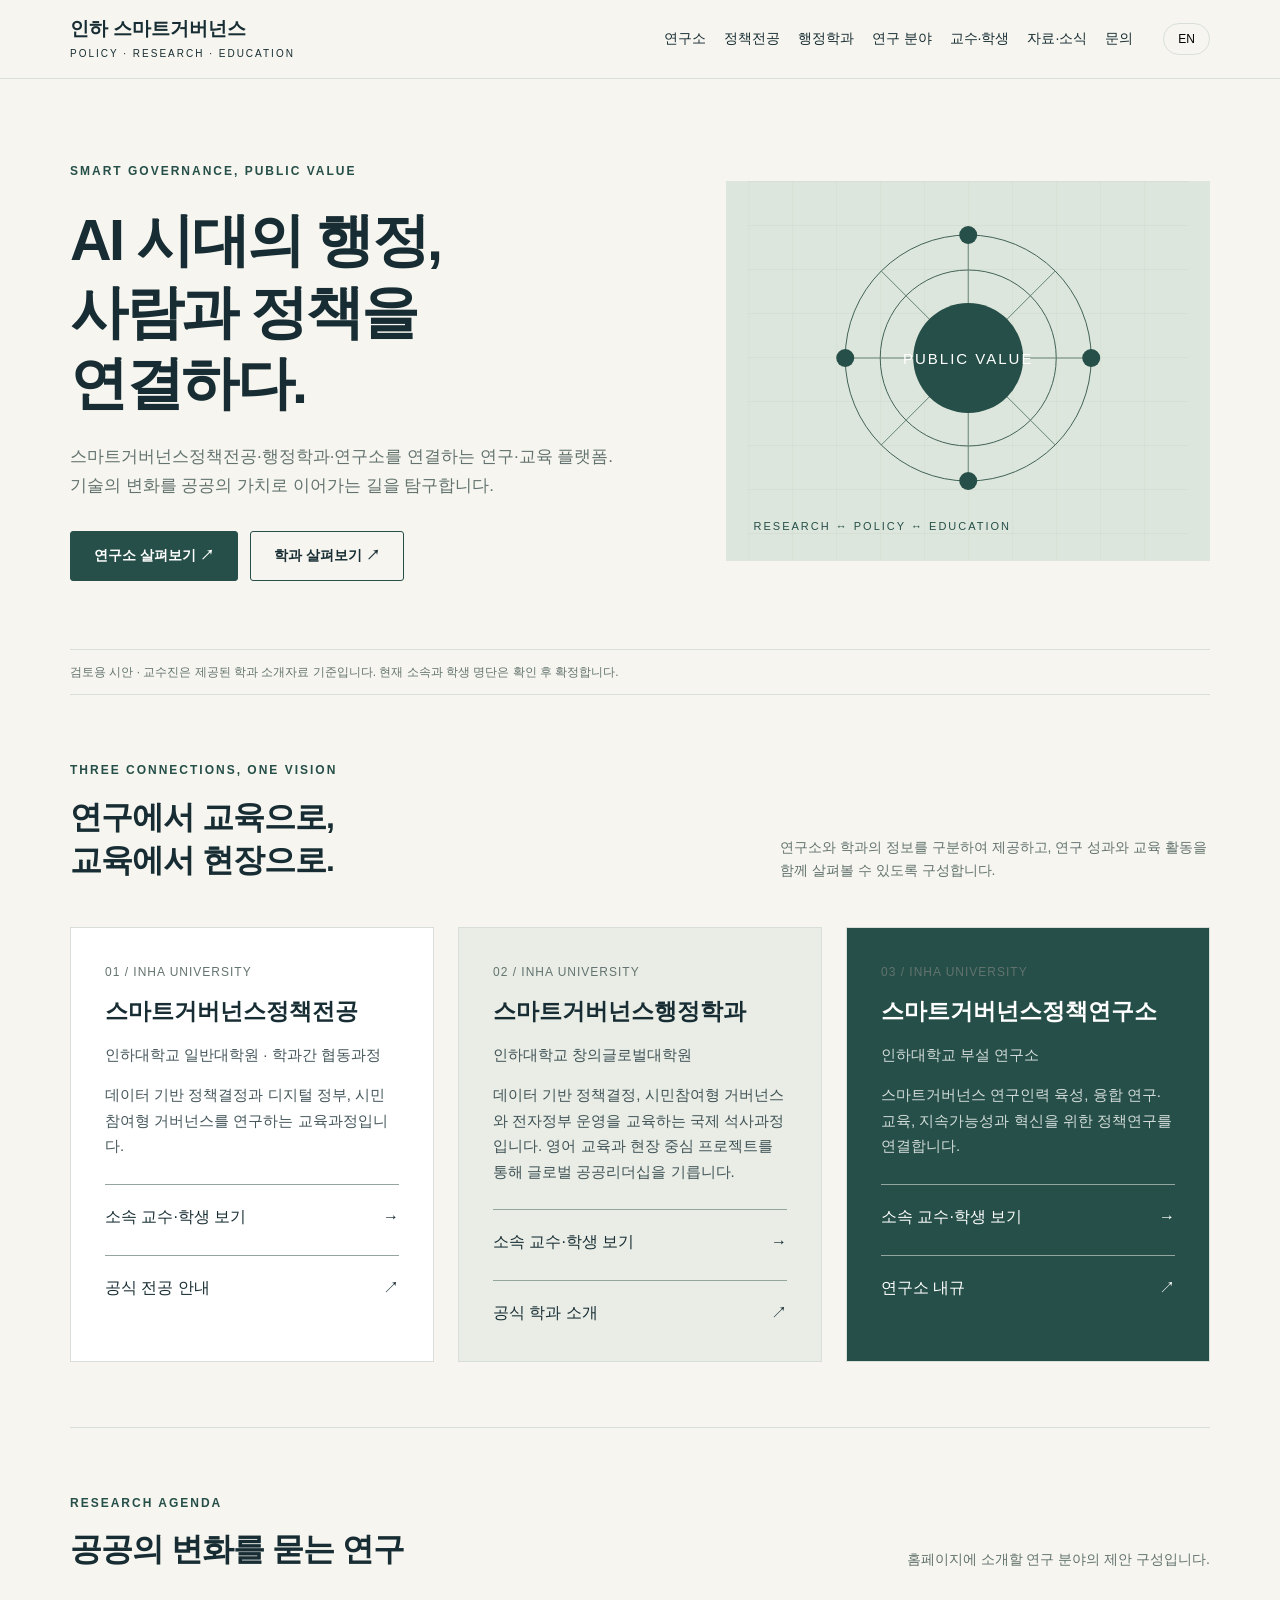
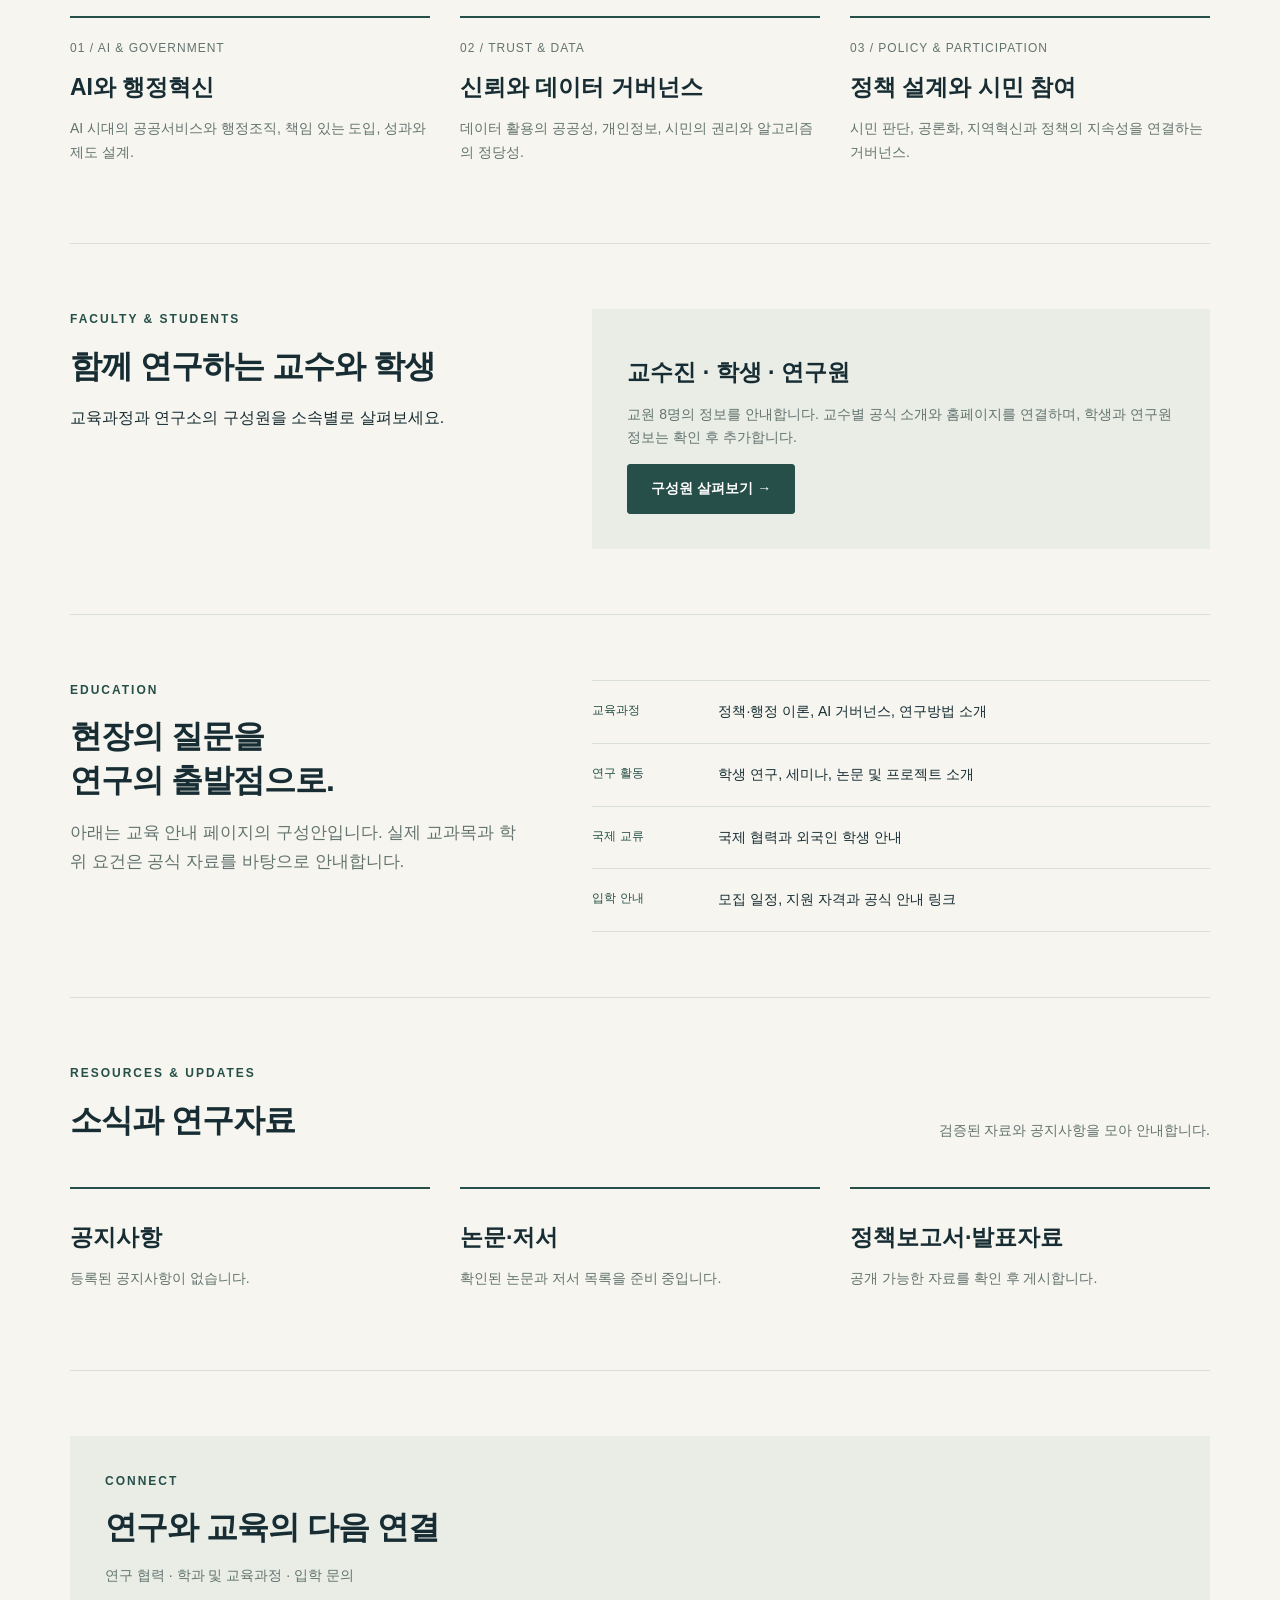
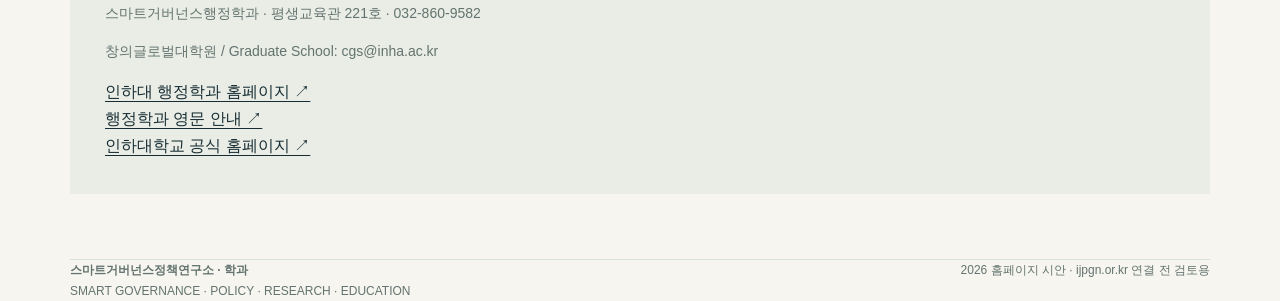
<file: index.html>
<!doctype html>
<html lang="ko"><head><meta charset="utf-8"><meta name="viewport" content="width=device-width,initial-scale=1"><title>인하 스마트거버넌스 | 정책전공 · 행정학과 · 연구소</title><meta name="description" content="스마트거버넌스정책연구소와 학과 통합 홈페이지 시안"><link rel="stylesheet" href="portal.css"></head><body>
<header><div class="bar"><a class="brand" href="#home"><span data-ko="인하 스마트거버넌스" data-en="INHA SMART GOVERNANCE">인하 스마트거버넌스</span><small>POLICY · RESEARCH · EDUCATION</small></a><nav aria-label="주 메뉴"><a href="#institute" data-ko="연구소" data-en="Institute">연구소</a><a href="#policy" data-ko="정책전공" data-en="Policy Program">정책전공</a><a href="#department" data-ko="행정학과" data-en="Department">행정학과</a><a href="#research" data-ko="연구 분야" data-en="Research">연구 분야</a><a href="members.html" data-ko="교수·학생" data-en="People">교수·학생</a><a href="#resources" data-ko="자료·소식" data-en="Resources">자료·소식</a><a href="#contact" data-ko="문의" data-en="Contact">문의</a></nav><button id="lang" aria-label="Switch to English">EN</button></div></header>
<main id="home" class="wrap"><section class="hero"><div><div class="eyebrow">Smart Governance, Public Value</div><h1 data-ko="AI 시대의 행정,<br>사람과 정책을<br>연결하다." data-en="Connecting people<br>and policy in<br>the age of AI.">AI 시대의 행정,<br>사람과 정책을<br>연결하다.</h1><p class="intro" data-ko="스마트거버넌스정책전공·행정학과·연구소를 연결하는 연구·교육 플랫폼. 기술의 변화를 공공의 가치로 이어가는 길을 탐구합니다." data-en="A shared platform connecting the policy program, administration department and research institute. Explore how technological change can create public value.">스마트거버넌스정책전공·행정학과·연구소를 연결하는 연구·교육 플랫폼. 기술의 변화를 공공의 가치로 이어가는 길을 탐구합니다.</p><div class="actions"><a class="btn primary" href="#institute" data-ko="연구소 살펴보기 ↗" data-en="Explore the institute ↗">연구소 살펴보기 ↗</a><a class="btn" href="#department" data-ko="학과 살펴보기 ↗" data-en="Explore the department ↗">학과 살펴보기 ↗</a></div></div><div class="art"><svg viewBox="0 0 440 380" role="img" aria-label="연구와 교육의 연결을 표현한 추상 그래픽"><defs><pattern id="grid" width="44" height="44" patternUnits="userSpaceOnUse"><path d="M44 0H0V44" fill="none" stroke="#c4d0c1" stroke-width=".6"/></pattern></defs><rect width="440" height="380" fill="url(#grid)"/><circle cx="220" cy="177" r="123" fill="none" stroke="#426358" stroke-width="1"/><circle cx="220" cy="177" r="88" fill="none" stroke="#426358" stroke-width="1"/><path d="M97 177H343M220 54V300M133 90L307 264M133 264L307 90" stroke="#668274"/><rect x="165" y="122" width="110" height="110" rx="55" fill="#254f48"/><circle cx="220" cy="54" r="9" fill="#254f48"/><circle cx="343" cy="177" r="9" fill="#254f48"/><circle cx="97" cy="177" r="9" fill="#254f48"/><circle cx="220" cy="300" r="9" fill="#254f48"/><text x="220" y="183" fill="#fff" text-anchor="middle" font-size="15" letter-spacing="2">PUBLIC VALUE</text></svg><div class="art-label">RESEARCH ↔ POLICY ↔ EDUCATION</div></div></section>
<div class="draft" data-ko="검토용 시안 · 교수진은 제공된 학과 소개자료 기준입니다. 현재 소속과 학생 명단은 확인 후 확정합니다." data-en="Website concept · Official names, institutional information, curriculum and contact details await confirmation.">검토용 시안 · 교수진은 제공된 학과 소개자료 기준입니다. 현재 소속과 학생 명단은 확인 후 확정합니다.</div>
<section class="section"><div class="section-title"><div><div class="eyebrow">Three Connections, One Vision</div><h2 data-ko="연구에서 교육으로,<br>교육에서 현장으로." data-en="From research to education.<br>From education to practice.">연구에서 교육으로,<br>교육에서 현장으로.</h2></div><p data-ko="연구소와 학과의 정보를 구분하여 제공하고, 연구 성과와 교육 활동을 함께 살펴볼 수 있도록 구성합니다." data-en="Separate institutional information, connected through research and educational activities.">연구소와 학과의 정보를 구분하여 제공하고, 연구 성과와 교육 활동을 함께 살펴볼 수 있도록 구성합니다.</p></div><div class="portals three"><article class="portal" id="policy"><div class="num">01 / INHA UNIVERSITY</div><h3 data-ko="스마트거버넌스정책전공" data-en="Smart Governance Policy Program">스마트거버넌스정책전공</h3><p class="units-desc" data-ko="인하대학교 일반대학원 · 학과간 협동과정" data-en="Inha University · Graduate School · Interdisciplinary Program">인하대학교 일반대학원 · 학과간 협동과정</p><p data-ko="데이터 기반 정책결정과 디지털 정부, 시민참여형 거버넌스를 연구하는 교육과정입니다." data-en="An interdisciplinary program exploring data-informed policymaking, digital government and participatory governance.">데이터 기반 정책결정과 디지털 정부, 시민참여형 거버넌스를 연구하는 교육과정입니다.</p><a href="members.html?unit=smart-policy"><span data-ko="소속 교수·학생 보기" data-en="Faculty and students">소속 교수·학생 보기</span><span>→</span></a><a href="https://grad.inha.ac.kr/grad/5787/subview.do?enc=Zm5jdDF8QEB8JTJGZGVwYXJ0bWVudEludHJvJTJGZ3JhZCUyRjE1OTYlMkYxNjc5JTJGaW50cm9WaWV3LmRvJTNGc2l0ZUlkJTNEZ3JhZCUyNmluaGFpZCUzRCUyNg%3D%3D" target="_blank" rel="noopener"><span data-ko="공식 전공 안내" data-en="Official program introduction">공식 전공 안내</span><span>↗</span></a></article><article class="portal" id="department"><div class="num">02 / INHA UNIVERSITY</div><h3 data-ko="스마트거버넌스행정학과" data-en="Smart Governance Public Administration">스마트거버넌스행정학과</h3><p class="units-desc" data-ko="인하대학교 창의글로벌대학원" data-en="Inha University · Graduate School of Creative Global Studies">인하대학교 창의글로벌대학원</p><p data-ko="데이터 기반 정책결정, 시민참여형 거버넌스와 전자정부 운영을 교육하는 국제 석사과정입니다. 영어 교육과 현장 중심 프로젝트를 통해 글로벌 공공리더십을 기릅니다." data-en="An international master's program covering data-informed policy decisions, citizen participation and digital government. English-taught courses and practice-based projects develop global public leadership.">데이터 기반 정책결정, 시민참여형 거버넌스와 전자정부 운영을 교육하는 국제 석사과정입니다. 영어 교육과 현장 중심 프로젝트를 통해 글로벌 공공리더십을 기릅니다.</p><a href="members.html?unit=smart-admin"><span data-ko="소속 교수·학생 보기" data-en="Faculty and students">소속 교수·학생 보기</span><span>→</span></a><a href="https://global.inha.ac.kr/global/18001/subview.do" target="_blank" rel="noopener"><span data-ko="공식 학과 소개" data-en="Official department introduction">공식 학과 소개</span><span>↗</span></a></article><article class="portal" id="institute"><div class="num">03 / INHA UNIVERSITY</div><h3 data-ko="스마트거버넌스정책연구소" data-en="Smart Governance Policy Research Institute">스마트거버넌스정책연구소</h3><p class="units-desc" data-ko="인하대학교 부설 연구소" data-en="Inha University · Research Institute">인하대학교 부설 연구소</p><p data-ko="스마트거버넌스 연구인력 육성, 융합 연구·교육, 지속가능성과 혁신을 위한 정책연구를 연결합니다." data-en="Connecting interdisciplinary research, education and policy studies for sustainable innovation.">스마트거버넌스 연구인력 육성, 융합 연구·교육, 지속가능성과 혁신을 위한 정책연구를 연결합니다.</p><a href="members.html?unit=institute"><span data-ko="소속 교수·학생 보기" data-en="Faculty and students">소속 교수·학생 보기</span><span>→</span></a><a href="https://www.inha.ac.kr/rules/kr/6897/fileDown.do?fileGubun=pdf" target="_blank" rel="noopener"><span data-ko="연구소 내규" data-en="Institute regulations">연구소 내규</span><span>↗</span></a></article></div></section>
<section class="section" id="research"><div class="section-title"><div><div class="eyebrow">Research Agenda</div><h2 data-ko="공공의 변화를 묻는 연구" data-en="Research for public change">공공의 변화를 묻는 연구</h2></div><p data-ko="홈페이지에 소개할 연구 분야의 제안 구성입니다." data-en="Proposed research themes for the website.">홈페이지에 소개할 연구 분야의 제안 구성입니다.</p></div><div class="topics"><article class="topic"><div class="num">01 / AI & GOVERNMENT</div><h3 data-ko="AI와 행정혁신" data-en="AI & administrative reform">AI와 행정혁신</h3><p data-ko="AI 시대의 공공서비스와 행정조직, 책임 있는 도입, 성과와 제도 설계." data-en="Public services, organizations, responsible adoption, performance and institutional design in the age of AI.">AI 시대의 공공서비스와 행정조직, 책임 있는 도입, 성과와 제도 설계.</p></article><article class="topic"><div class="num">02 / TRUST & DATA</div><h3 data-ko="신뢰와 데이터 거버넌스" data-en="Trust & data governance">신뢰와 데이터 거버넌스</h3><p data-ko="데이터 활용의 공공성, 개인정보, 시민의 권리와 알고리즘의 정당성." data-en="Public value in data use, privacy, citizen rights and algorithmic legitimacy.">데이터 활용의 공공성, 개인정보, 시민의 권리와 알고리즘의 정당성.</p></article><article class="topic"><div class="num">03 / POLICY & PARTICIPATION</div><h3 data-ko="정책 설계와 시민 참여" data-en="Policy design & participation">정책 설계와 시민 참여</h3><p data-ko="시민 판단, 공론화, 지역혁신과 정책의 지속성을 연결하는 거버넌스." data-en="Governance connecting citizen judgment, public deliberation, local innovation and policy continuity.">시민 판단, 공론화, 지역혁신과 정책의 지속성을 연결하는 거버넌스.</p></article></div></section>
<section class="section split" id="people"><div><div class="eyebrow">Faculty & Students</div><h2 data-ko="함께 연구하는 교수와 학생" data-en="Faculty and students, connected">함께 연구하는 교수와 학생</h2><p data-ko="교육과정과 연구소의 구성원을 소속별로 살펴보세요." data-en="Explore members by program and institute affiliation.">교육과정과 연구소의 구성원을 소속별로 살펴보세요.</p></div><div class="info"><h3>교수진 · 학생 · 연구원</h3><p data-ko="교원 8명의 정보를 안내합니다. 교수별 공식 소개와 홈페이지를 연결하며, 학생과 연구원 정보는 확인 후 추가합니다." data-en="Browse eight faculty profiles and their official introduction pages and websites. Student and researcher profiles will be added after confirmation.">교원 8명의 정보를 안내합니다. 교수별 공식 소개와 홈페이지를 연결하며, 학생과 연구원 정보는 확인 후 추가합니다.</p><a class="btn primary" href="members.html">구성원 살펴보기 →</a></div></section><section class="section split" id="education"><div><div class="eyebrow">Education</div><h2 data-ko="현장의 질문을<br>연구의 출발점으로." data-en="Practice-led questions.<br>Research-led learning.">현장의 질문을<br>연구의 출발점으로.</h2><p class="intro" data-ko="아래는 교육 안내 페이지의 구성안입니다. 실제 교과목과 학위 요건은 공식 자료를 바탕으로 안내합니다." data-en="The following is a proposed structure for education pages. Course and degree requirements will follow official documentation.">아래는 교육 안내 페이지의 구성안입니다. 실제 교과목과 학위 요건은 공식 자료를 바탕으로 안내합니다.</p></div><div class="list"><div class="row"><span class="tag" data-ko="교육과정" data-en="Curriculum">교육과정</span><p data-ko="정책·행정 이론, AI 거버넌스, 연구방법 소개" data-en="Policy and administration, AI governance and research methods">정책·행정 이론, AI 거버넌스, 연구방법 소개</p></div><div class="row"><span class="tag" data-ko="연구 활동" data-en="Research">연구 활동</span><p data-ko="학생 연구, 세미나, 논문 및 프로젝트 소개" data-en="Student research, seminars, papers and projects">학생 연구, 세미나, 논문 및 프로젝트 소개</p></div><div class="row"><span class="tag" data-ko="국제 교류" data-en="Global">국제 교류</span><p data-ko="국제 협력과 외국인 학생 안내" data-en="International collaboration and information for overseas students">국제 협력과 외국인 학생 안내</p></div><div class="row"><span class="tag" data-ko="입학 안내" data-en="Admissions">입학 안내</span><p data-ko="모집 일정, 지원 자격과 공식 안내 링크" data-en="Application dates, eligibility and official admissions links">모집 일정, 지원 자격과 공식 안내 링크</p></div></div></section>
<section class="section" id="resources"><div class="section-title"><div><div class="eyebrow">Resources & Updates</div><h2 data-ko="소식과 연구자료" data-en="Updates and resources">소식과 연구자료</h2></div><p data-ko="검증된 자료와 공지사항을 모아 안내합니다." data-en="A collection of verified resources and institutional updates.">검증된 자료와 공지사항을 모아 안내합니다.</p></div><div class="topics"><article class="topic"><h3 data-ko="공지사항" data-en="Announcements">공지사항</h3><p data-ko="등록된 공지사항이 없습니다." data-en="No announcements have been published.">등록된 공지사항이 없습니다.</p></article><article class="topic"><h3 data-ko="논문·저서" data-en="Publications">논문·저서</h3><p data-ko="확인된 논문과 저서 목록을 준비 중입니다." data-en="The verified publication list is being prepared.">확인된 논문과 저서 목록을 준비 중입니다.</p></article><article class="topic"><h3 data-ko="정책보고서·발표자료" data-en="Reports & presentations">정책보고서·발표자료</h3><p data-ko="공개 가능한 자료를 확인 후 게시합니다." data-en="Materials will be published after confirming permission to share.">공개 가능한 자료를 확인 후 게시합니다.</p></article></div></section><section class="section" id="contact"><div class="info"><div class="eyebrow">Connect</div><h2 data-ko="연구와 교육의 다음 연결" data-en="The next connection">연구와 교육의 다음 연결</h2><p data-ko="연구 협력 · 학과 및 교육과정 · 입학 문의" data-en="Research collaboration · Department and curriculum · Admissions">연구 협력 · 학과 및 교육과정 · 입학 문의</p><p data-ko="스마트거버넌스행정학과 · 평생교육관 221호 · 032-860-9582" data-en="Smart Governance Public Administration · Lifelong Education Building, Room 221 · +82-32-860-9582">스마트거버넌스행정학과 · 평생교육관 221호 · 032-860-9582</p><p>창의글로벌대학원 / Graduate School: <a href="mailto:cgs@inha.ac.kr">cgs@inha.ac.kr</a></p><a class="contact-link" href="https://publicad.inha.ac.kr/publicad/index.do" target="_blank" rel="noopener" data-ko="인하대 행정학과 홈페이지 ↗" data-en="Inha Public Administration department ↗">인하대 행정학과 홈페이지 ↗</a><br><a class="contact-link" href="https://eng.inha.ac.kr/eng/3594/subview..do?enc=Zm5jdDF8QEB8JTJGZGVwYXJ0bWVudEludHJvJTJGZW5nJTJGNjclMkYyMTAlMkZpbnRyb1ZpZXcuZG8lM0Y%3D" target="_blank" rel="noopener" data-ko="행정학과 영문 안내 ↗" data-en="Public Administration — English introduction ↗">행정학과 영문 안내 ↗</a><br><a class="contact-link" href="https://www.inha.ac.kr/" target="_blank" rel="noopener" data-ko="인하대학교 공식 홈페이지 ↗" data-en="Inha University official website ↗">인하대학교 공식 홈페이지 ↗</a></div></section></main>
<footer class="wrap"><div class="footer-grid"><div><strong data-ko="스마트거버넌스정책연구소 · 학과" data-en="Smart Governance Policy Institute · Department">스마트거버넌스정책연구소 · 학과</strong><br>SMART GOVERNANCE · POLICY · RESEARCH · EDUCATION</div><div data-ko="2026 홈페이지 시안 · ijpgn.or.kr 연결 전 검토용" data-en="2026 website concept · For review before connection to ijpgn.or.kr">2026 홈페이지 시안 · ijpgn.or.kr 연결 전 검토용</div></div></footer>
<script>let language='ko';document.getElementById('lang').addEventListener('click',()=>{language=language==='ko'?'en':'ko';document.documentElement.lang=language;document.querySelectorAll('[data-ko]').forEach(e=>e.innerHTML=e.dataset[language]);const b=document.getElementById('lang');b.textContent=language==='ko'?'EN':'KR';b.setAttribute('aria-label',language==='ko'?'Switch to English':'한국어로 전환');document.title=language==='ko'?'스마트거버넌스 | 연구소와 학과':'Smart Governance | Institute & Department';});</script></body></html>
</file>
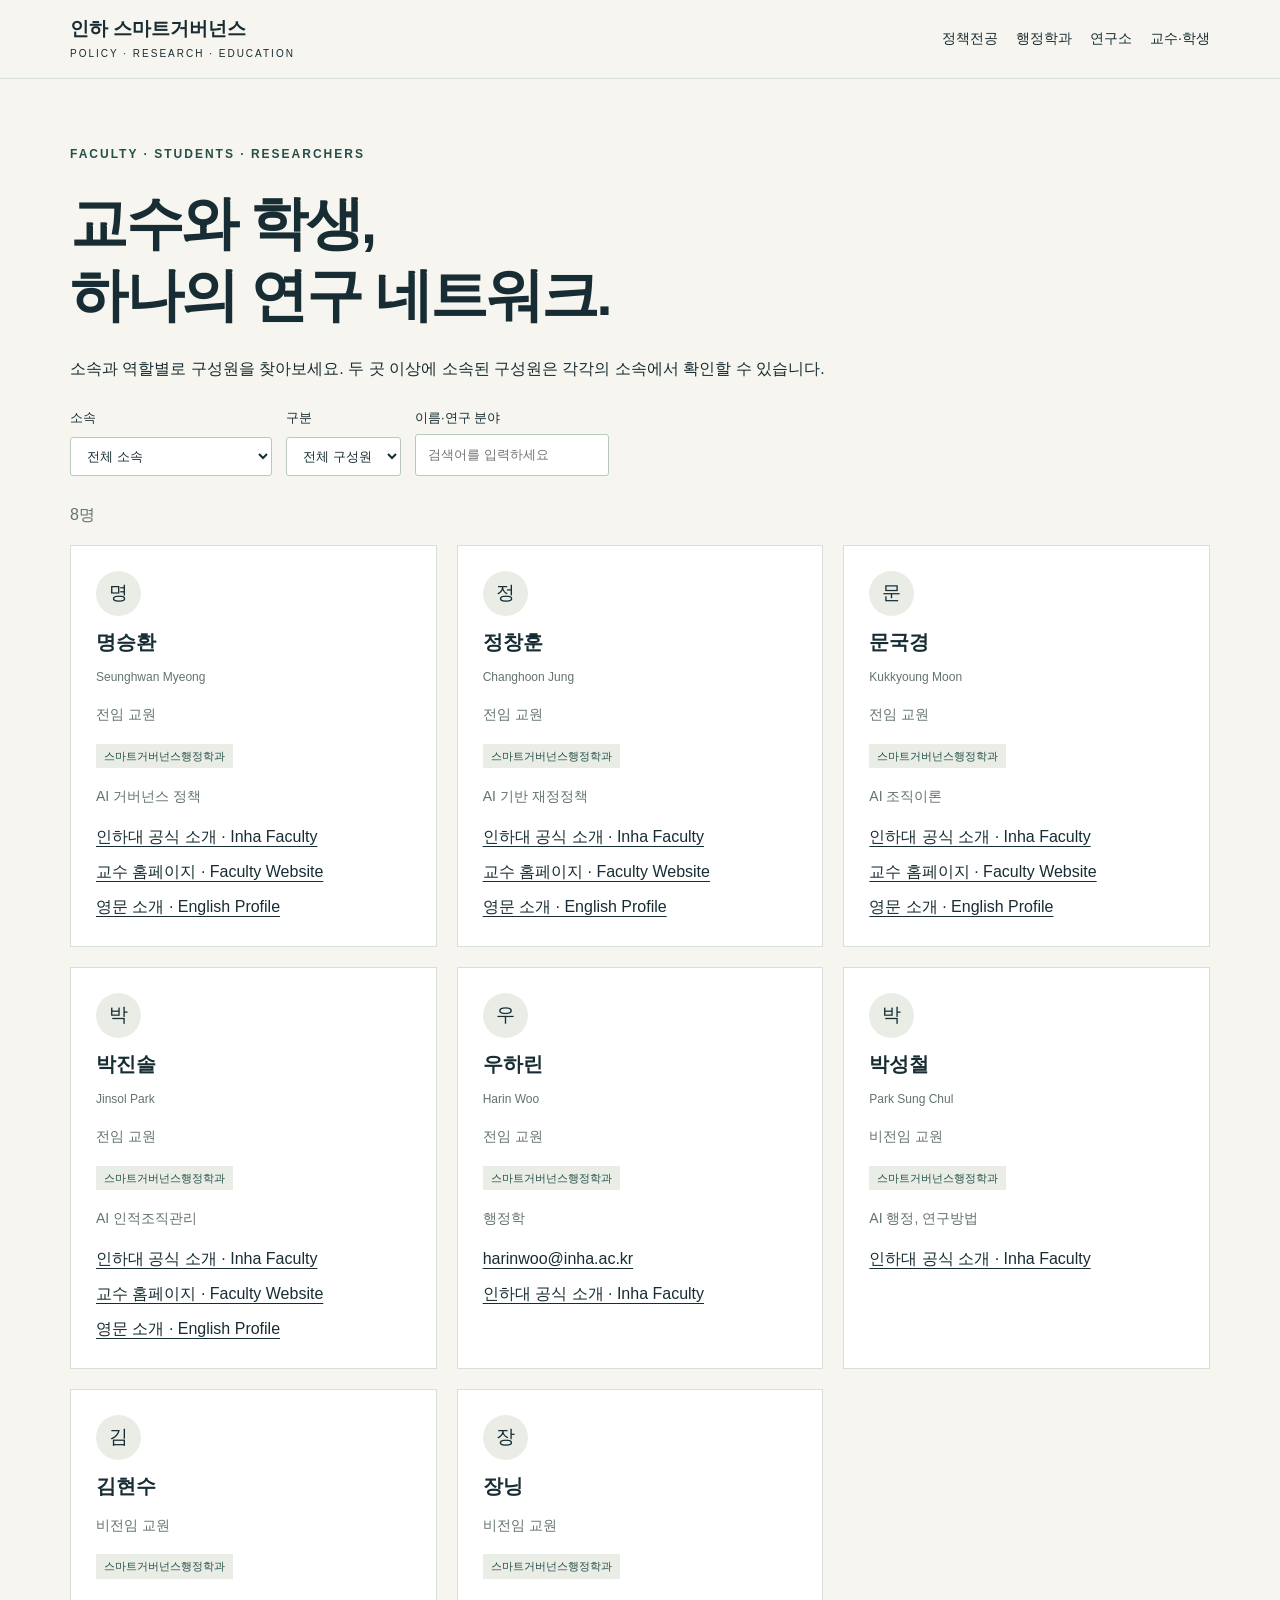
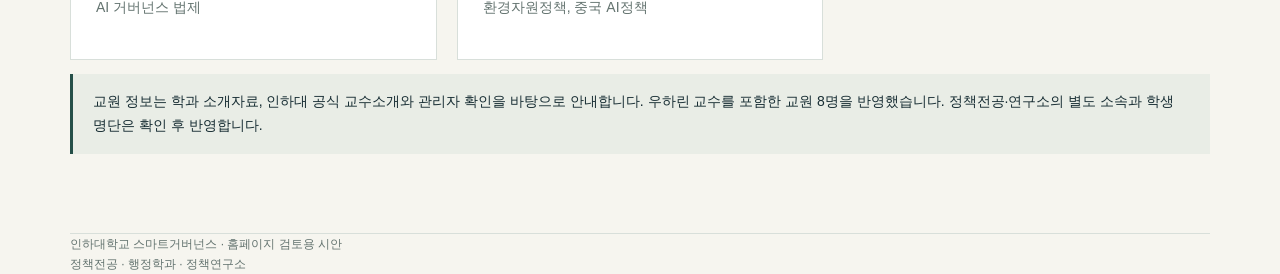
<file: members.html>
<!doctype html><html lang="ko"><head><meta charset="utf-8"><meta name="viewport" content="width=device-width,initial-scale=1"><link rel="stylesheet" href="portal.css"><title>교수·학생 | 인하 스마트거버넌스</title></head><body><header><div class="bar"><a class="brand" href="index.html">인하 스마트거버넌스<small>POLICY · RESEARCH · EDUCATION</small></a><nav><a href="index.html#policy">정책전공</a><a href="index.html#department">행정학과</a><a href="index.html#institute">연구소</a><a href="members.html">교수·학생</a></nav></div></header><main class="wrap"><section class="section"><div class="eyebrow">Faculty · Students · Researchers</div><h1>교수와 학생,<br>하나의 연구 네트워크.</h1><p>소속과 역할별로 구성원을 찾아보세요. 두 곳 이상에 소속된 구성원은 각각의 소속에서 확인할 수 있습니다.</p><div class="profile-tools"><label>소속<select id="unit-filter"><option value="all">전체 소속</option></select></label><label>구분<select id="role-filter"><option value="all">전체 구성원</option><option value="faculty">교수·교원</option><option value="student">학생</option><option value="researcher">연구원</option></select></label><label>이름·연구 분야<input id="member-search" type="search" placeholder="검색어를 입력하세요"></label></div><p id="member-count" role="status" class="muted"></p><div id="members" class="member-grid"></div><p class="notice">교원 정보는 학과 소개자료, 인하대 공식 교수소개와 관리자 확인을 바탕으로 안내합니다. 우하린 교수를 포함한 교원 8명을 반영했습니다. 정책전공·연구소의 별도 소속과 학생 명단은 확인 후 반영합니다.</p></section></main><footer class="wrap">인하대학교 스마트거버넌스 · 홈페이지 검토용 시안<br>정책전공 · 행정학과 · 정책연구소</footer><script src="members.js"></script></body></html>
</file>
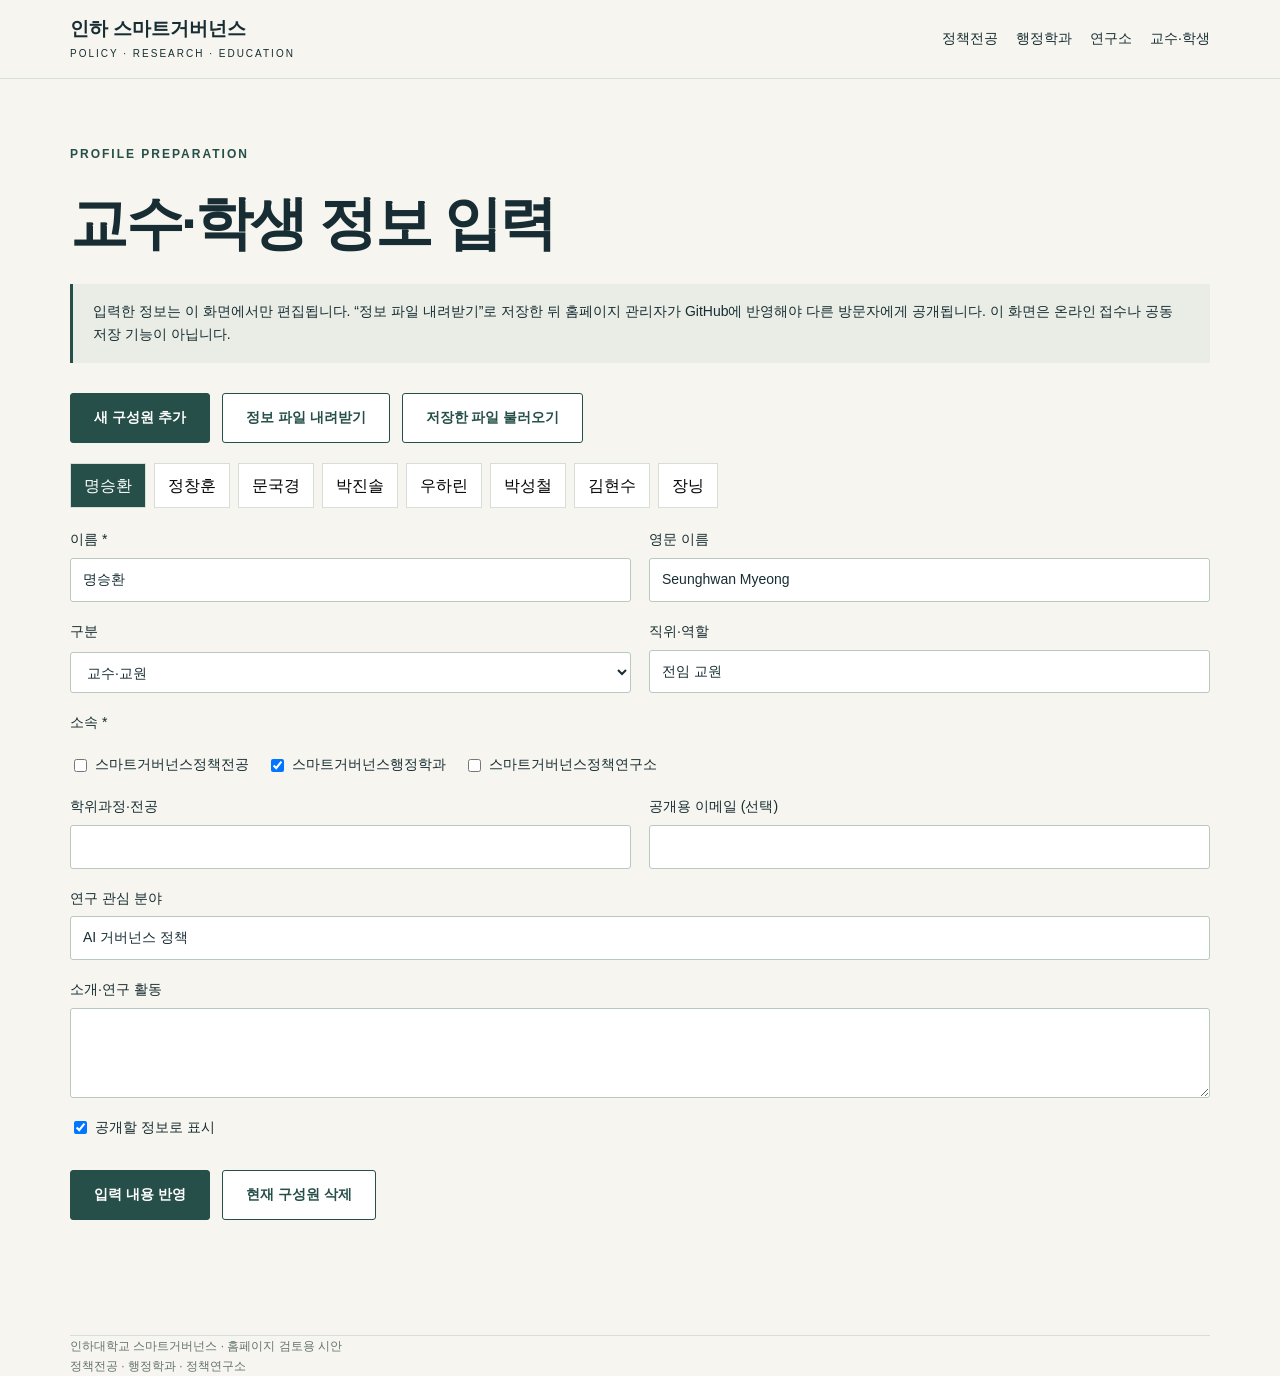
<file: profile-editor.html>
<!doctype html><html lang="ko"><head><meta charset="utf-8"><meta name="viewport" content="width=device-width,initial-scale=1"><link rel="stylesheet" href="portal.css"><title>구성원 정보 입력 | 인하 스마트거버넌스</title></head><body><header><div class="bar"><a class="brand" href="index.html">인하 스마트거버넌스<small>POLICY · RESEARCH · EDUCATION</small></a><nav><a href="index.html#policy">정책전공</a><a href="index.html#department">행정학과</a><a href="index.html#institute">연구소</a><a href="members.html">교수·학생</a></nav></div></header><main class="wrap"><section class="section"><div class="eyebrow">Profile Preparation</div><h1>교수·학생 정보 입력</h1><p class="notice">입력한 정보는 이 화면에서만 편집됩니다. “정보 파일 내려받기”로 저장한 뒤 홈페이지 관리자가 GitHub에 반영해야 다른 방문자에게 공개됩니다. 이 화면은 온라인 접수나 공동 저장 기능이 아닙니다.</p><div class="actions"><button class="btn primary" id="add">새 구성원 추가</button><button class="btn secondary" id="export">정보 파일 내려받기</button><label class="btn secondary">저장한 파일 불러오기<input type="file" id="import" accept="application/json,.json" hidden></label></div><div id="editor-list" class="editor-list" aria-label="편집할 구성원"></div><form id="profile-form"><div class="edit-grid"><label>이름 *<input name="name" required maxlength="100"></label><label>영문 이름<input name="name_en" maxlength="150"></label><label>구분<select name="role"><option value="faculty">교수·교원</option><option value="student">학생</option><option value="researcher">연구원</option></select></label><label>직위·역할<input name="position" placeholder="예: 석사과정, 박사과정, 교수" maxlength="100"></label><label class="full">소속 *</label><div id="affiliations" class="checks full"></div><label>학위과정·전공<input name="program" maxlength="150"></label><label>공개용 이메일 (선택)<input name="email" type="email" maxlength="200"></label><label class="full">연구 관심 분야<input name="research" maxlength="400"></label><label class="full">소개·연구 활동<textarea name="bio" maxlength="2000"></textarea></label><div class="checks full"><label><input name="published" type="checkbox">공개할 정보로 표시</label></div></div><div class="actions"><button type="submit" class="btn primary">입력 내용 반영</button><button type="button" class="btn secondary" id="remove">현재 구성원 삭제</button></div><p id="editor-status" role="status"></p></form></section></main><footer class="wrap">인하대학교 스마트거버넌스 · 홈페이지 검토용 시안<br>정책전공 · 행정학과 · 정책연구소</footer><script src="profile-editor.js"></script></body></html>
</file>
<file: portal.css>
:root{--ink:#172d33;--green:#254f48;--paper:#f6f5ef;--line:#d8dfda;--muted:#63736f}*{box-sizing:border-box}html{scroll-behavior:smooth;scroll-padding-top:90px}body{margin:0;background:var(--paper);color:var(--ink);font-family:Arial,'Noto Sans KR','Malgun Gothic',sans-serif;line-height:1.7}a{color:inherit;text-decoration:none}button{font:inherit;cursor:pointer}header{background:rgba(246,245,239,.97);border-bottom:1px solid var(--line);position:sticky;top:0;z-index:5}.bar{max-width:1200px;margin:auto;padding:18px 30px;display:flex;align-items:center;gap:30px}.brand{font-weight:700;font-size:19px;line-height:1.2}.brand small{display:block;font-size:10px;letter-spacing:2px;margin-top:7px;font-weight:400}nav{margin-left:auto;display:flex;gap:18px;font-size:14px}#lang{background:transparent;border:1px solid var(--line);border-radius:20px;padding:5px 14px;font-size:12px}.wrap{max-width:1200px;margin:auto;padding:0 30px}.hero{padding:82px 0 68px;display:grid;grid-template-columns:1.25fr 1fr;gap:50px;align-items:center}.eyebrow{font-size:12px;letter-spacing:2px;font-weight:700;color:var(--green);text-transform:uppercase}h1{font-size:clamp(36px,4.5vw,64px);line-height:1.24;letter-spacing:-2.5px;margin:24px 0}h2{font-size:32px;letter-spacing:-1px;line-height:1.35;margin:15px 0}h3{font-size:23px;line-height:1.4;margin:12px 0}.intro{max-width:560px;color:var(--muted);font-size:17px}.actions{display:flex;gap:12px;flex-wrap:wrap;margin-top:30px}.btn{display:inline-block;padding:12px 23px;border:1px solid var(--green);border-radius:3px;font-size:14px;font-weight:700}.primary{background:var(--green);color:white}.art{height:380px;background:#dde6dc;position:relative;overflow:hidden;display:flex;align-items:center;justify-content:center}.art svg{width:100%;height:100%}.art-label{position:absolute;bottom:25px;left:28px;color:var(--green);font-size:11px;letter-spacing:2px}.draft{font-size:12px;color:var(--muted);padding:12px 0;border-top:1px solid var(--line);border-bottom:1px solid var(--line)}.section{padding:65px 0;border-bottom:1px solid var(--line)}.section-title{display:flex;justify-content:space-between;align-items:end;gap:30px;margin-bottom:30px}.section-title p{max-width:430px;color:var(--muted);font-size:14px}.portals{display:grid;grid-template-columns:1fr 1fr;gap:24px}.portal{padding:34px;background:white;border:1px solid var(--line)}.portal:last-child{background:var(--green);color:white}.portal p{opacity:.8;font-size:15px}.portal a{display:block;margin-top:25px;padding-top:18px;border-top:1px solid #93a59c;display:flex;justify-content:space-between}.topics{display:grid;grid-template-columns:repeat(3,1fr);gap:30px}.topic{border-top:2px solid var(--green);padding-top:20px}.num{font-size:12px;color:var(--muted);letter-spacing:1px}.topic p{font-size:14px;color:var(--muted)}.split{display:grid;grid-template-columns:1fr 1.35fr;gap:65px}.list{border-top:1px solid var(--line)}.row{padding:19px 0;border-bottom:1px solid var(--line);display:grid;grid-template-columns:110px 1fr;gap:16px}.row .tag{font-size:12px;color:var(--green)}.row p{margin:0;font-size:14px}.status{display:block;color:var(--muted);font-size:12px;margin-top:5px}.info{background:#e9ede6;padding:35px}.info p{font-size:14px;color:var(--muted)}footer{padding:40px 0;color:var(--muted);font-size:12px}.footer-grid{display:flex;justify-content:space-between;gap:30px}.contact-link{text-decoration:underline;text-underline-offset:4px}a:focus-visible,button:focus-visible{outline:3px solid #b78642;outline-offset:5px}@media(max-width:760px){.bar{padding:14px 20px;flex-wrap:wrap;gap:15px}.brand{font-size:16px}nav{order:3;width:100%;justify-content:space-between;gap:8px;font-size:12px}#lang{margin-left:auto}.wrap{padding:0 22px}.hero{grid-template-columns:1fr;padding:45px 0;gap:30px}h1{letter-spacing:-1.5px}.art{height:240px}.portals,.topics,.split{grid-template-columns:1fr}.split{gap:25px}.section{padding:42px 0}.section-title{display:block}.portal{padding:25px}.footer-grid{display:block}.row{grid-template-columns:80px 1fr}}

.portals.three{grid-template-columns:repeat(3,1fr)}.portal:nth-child(2){background:#e9ede6}.portal:nth-child(3){background:var(--green);color:white}.profile-tools{display:flex;gap:14px;flex-wrap:wrap;margin:25px 0}.profile-tools label{font-size:13px;display:grid;gap:5px}input,select,textarea{font:inherit;padding:9px 12px;border:1px solid #b9c9c0;border-radius:3px;background:white;color:var(--ink);max-width:100%}.member-grid{display:grid;grid-template-columns:repeat(3,1fr);gap:20px}.member{border:1px solid var(--line);padding:25px;background:white}.member .initial{width:45px;height:45px;background:#e9ede6;border-radius:50%;display:grid;place-items:center;font-size:19px}.member h3{font-size:20px;margin-bottom:6px}.member p{font-size:14px;color:var(--muted)}.badge{font-size:11px;background:#e9ede6;color:var(--green);display:inline-block;padding:3px 8px;margin:3px 4px 3px 0}.member .detail{font-size:12px;color:var(--muted)}.edit-grid{display:grid;grid-template-columns:1fr 1fr;gap:18px}.edit-grid label{display:grid;gap:6px;font-size:14px}.edit-grid .full{grid-column:1/-1}.edit-grid textarea{min-height:90px}.checks{display:flex;flex-wrap:wrap;gap:18px}.checks label{display:flex;align-items:center;gap:5px}.notice{padding:16px 20px;border-left:3px solid var(--green);background:#e9ede6;font-size:14px}.editor-list{display:flex;gap:8px;flex-wrap:wrap;margin:20px 0}.editor-list button{border:1px solid var(--line);background:white;padding:8px 13px}.editor-list button[aria-pressed=true]{background:var(--green);color:white}.muted{color:var(--muted)}.btn.secondary{background:white;color:var(--green)}#editor-status{min-height:24px;font-size:13px;color:var(--green)}.units-desc{font-size:12px}.table-scroll{overflow:auto}@media(max-width:900px){.portals.three,.member-grid{grid-template-columns:1fr 1fr}nav{gap:10px}}@media(max-width:650px){.portals.three,.member-grid,.edit-grid{grid-template-columns:1fr}.edit-grid .full{grid-column:1}nav{overflow:auto;white-space:nowrap}.profile-tools label{width:100%}}
</file>
